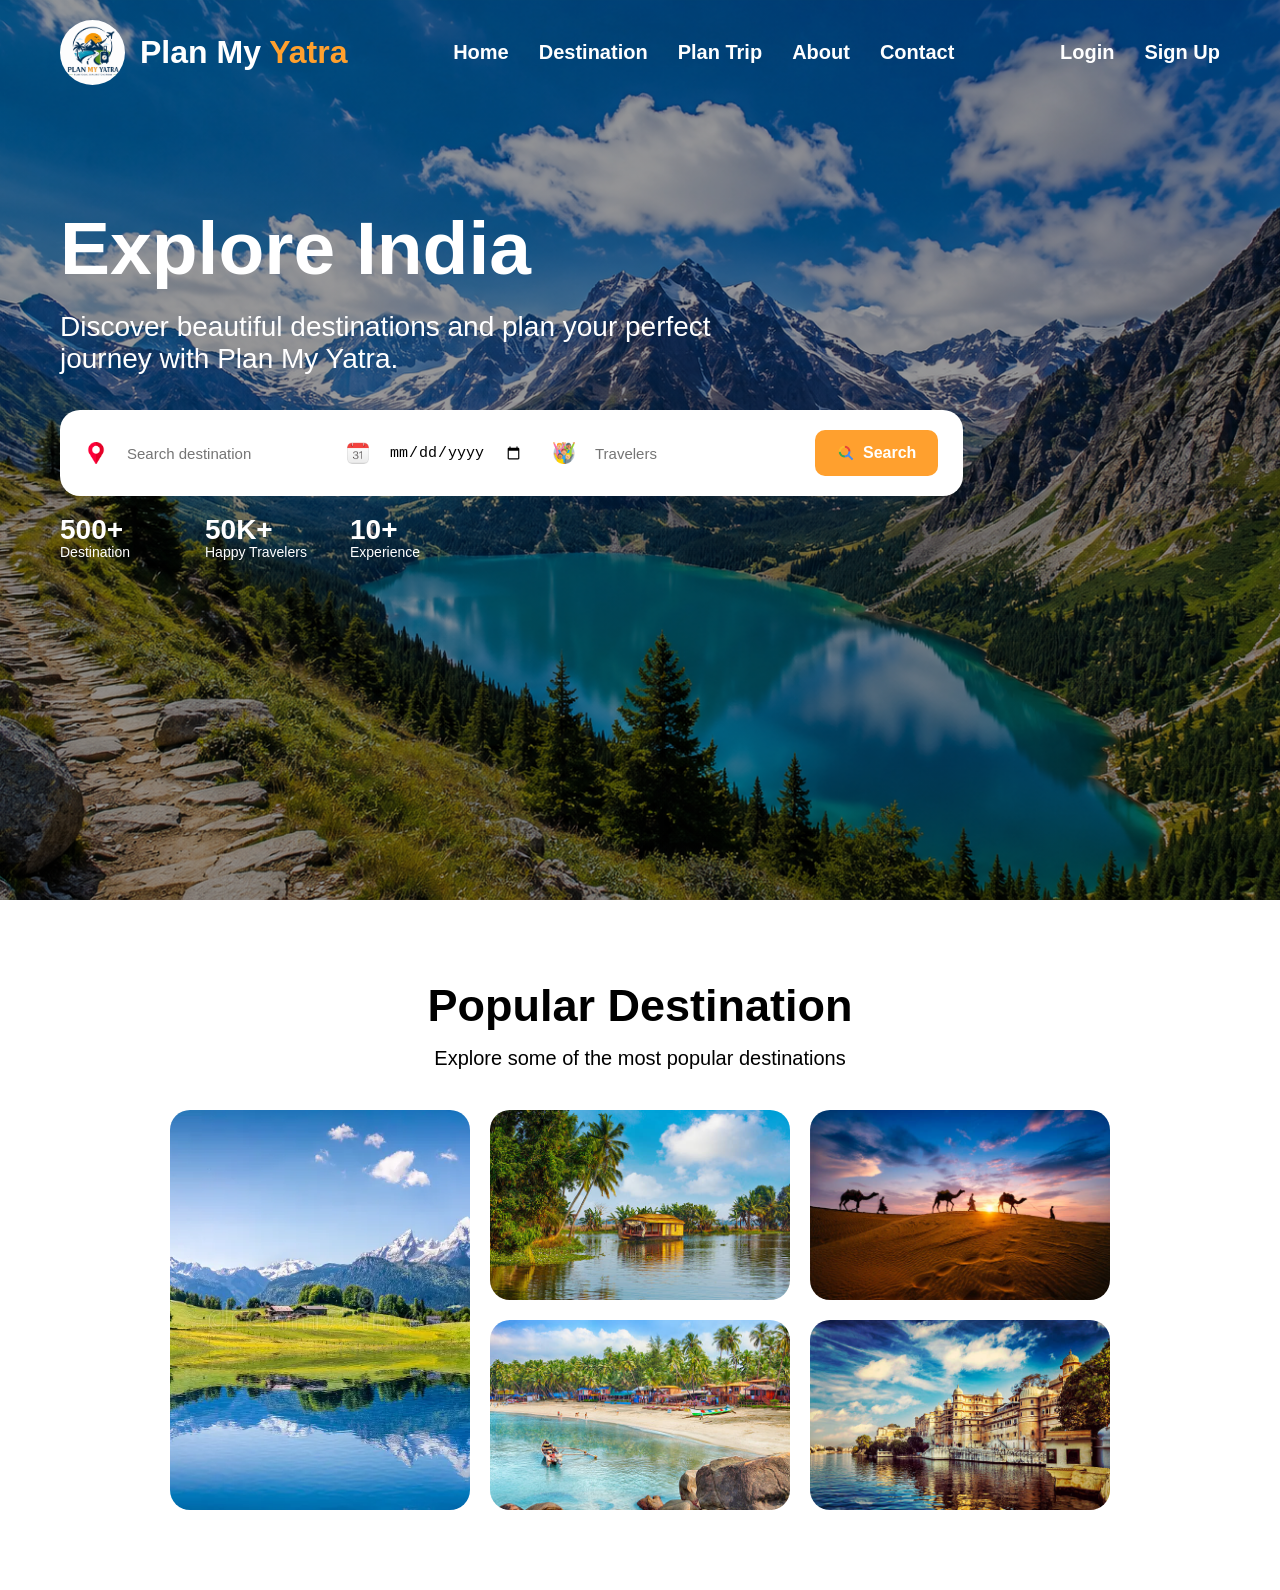
<file: index.html>
<!DOCTYPE html>
<html lang="en">
<head>
    <title>Plan My Yatra</title>
    <link rel="stylesheet" href="./CSS/home.css">
</head>
<body>

<div class="main-hero-section">

    <!-- Navbar -->
    <div class="navbar">
        <div class="logo-section">
            <img src="./images/main-logo.png" class="logo">
            <h1>Plan My <span>Yatra</span></h1>
        </div>

        <div class="nav-links">
            <a href="#">Home</a>
            <a href="#">Destination</a>
            <a href="#">Plan Trip</a>
            <a href="#">About</a>
            <a href="#">Contact</a>
        </div>

        <div class="login-links">
            <a href="#">Login</a>
            <a href="#">Sign Up</a>
        </div>
    </div>

    <!-- Hero Section -->
    <div class="hero-content">
        <h1>Explore India</h1>
        <p>Discover beautiful destinations and plan your perfect journey with Plan My Yatra.</p>

        <div class="search-box">

    <div class="search-item">
        <img src="./images/location.png" class="icon">
        <input type="text" placeholder="Search destination">
    </div>

    <div class="search-item">
        <img src="./images/date.png" class="icon">
        <input type="date">
    </div>

    <div class="search-item">
        <img src="./images/people.png" class="icon">
        <input type="number" placeholder="Travelers">
    </div>

    <button>
        <img src="./images/search.png" class="search-icon">
        Search
    </button>

</div>
       <div class="stats">
    <div class="stat-item">
        <h2>500+</h2>
        <p>Destination</p>
    </div>

    <div class="stat-item">
        <h2>50K+</h2>
        <p>Happy Travelers</p>
    </div>

    <div class="stat-item">
        <h2>10+</h2>
        <p>Experience</p>
    </div>
</div>
    </div>

</div>

<!-- Popular Destination -->
<section class="destination-section">
    <h1>Popular Destination</h1>
    <p>Explore some of the most popular destinations</p>

    <div class="destination-grid">

        <div class="card big" style="background-image:url('./images/mountain.webp');"></div>

        <div class="column">
            <div class="card small" style="background-image:url('./images/kerala.jpg');"></div>
            <div class="card small" style="background-image:url('./images/gova.jpg');"></div>
        </div>

        <div class="column">
            <div class="card small" style="background-image:url('./images/rajastan.jpg');"></div>
            <div class="card small" style="background-image:url('./images/udaipur.jpg');"></div>
        </div>

    </div>
</section>
</body>
</html>
</file>
<file: CSS/home.css>
*{
    margin: 0;
    padding: 0;
    box-sizing: border-box;
}

body{
    font-family: Arial, sans-serif;
    overflow-x: hidden;
}

/* HERO SECTION */
.main-hero-section{
    width: 100%;
    min-height: 100vh;
    background:
    linear-gradient(rgba(0,0,0,0.4), rgba(0,0,0,0.4)),
    url("../images/bg-img.png");
    background-size: cover;
    background-position: center;
    background-repeat: no-repeat;
}

/* NAVBAR */
.navbar{
    display: flex;
    justify-content: space-between;
    align-items: center;
    padding: 20px 60px;
}

.logo-section{
    display: flex;
    align-items: center;
    gap: 15px;
}

.logo{
    width: 65px;
    height: 65px;
    border-radius: 50%;
}

.logo-section h1{
    color: white;
    font-size: 32px;
    font-weight: bold;
}

.logo-section span{
    color: #FFA02E;
}

/* NAV LINKS */
.nav-links,
.login-links{
    display: flex;
    gap: 30px;
}

.nav-links a,
.login-links a{
    text-decoration: none;
    color: white;
    font-size: 20px;
    font-weight: bold;
}

.nav-links a:hover,
.login-links a:hover{
    color: #FFA02E;
}

/* HERO CONTENT */
.hero-content{
    padding: 100px 60px;
    color: white;
}

.hero-content h1{
    font-size: 75px;
    margin-bottom: 20px;
}

.hero-content p{
    font-size: 28px;
    width: 700px;
    margin-bottom: 35px;
}

/* SEARCH BOX */
.search-box{
    display: flex;
    align-items: center;
    gap: 20px;
    background: white;
    padding: 20px 25px;
    border-radius: 20px;
    width: fit-content;
}

.search-item{
    display: flex;
    align-items: center;
    gap: 10px;
}

.icon{
    width: 22px;
    height: 22px;
}

.search-box input{
    border: none;
    outline: none;
    padding: 10px;
    font-size: 15px;
}

.search-box button{
    display: flex;
    align-items: center;
    gap: 8px;
    padding: 14px 22px;
    background: #FFA02E;
    color: white;
    border: none;
    border-radius: 10px;
    cursor: pointer;
    font-weight: bold;
    font-size: 16px;
}

.search-icon{
    width: 18px;
    height: 18px;
}

/* STATS */
.stats{
    display: flex;
    gap: 25px;
    margin-top: 20px;
    width: fit-content;
}

.stat-item{
    display: flex;
    flex-direction: column;
    align-items: flex-start;
    min-width: 120px;
}

.stat-item h2{
    font-size: 28px;
    color: white;
    margin: 0;
    padding: 0;
    line-height: 1;
}

.stat-item p{
    font-size: 14px;
    color: white;
    margin: 0;
    padding: 0;
    width: auto;
    line-height: 1.2;
}
/* DESTINATION SECTION */
.destination-section{
    padding: 80px;
    text-align: center;
}

.destination-section h1{
    font-size: 45px;
    margin-bottom: 15px;
}

.destination-section p{
    font-size: 20px;
    margin-bottom: 40px;
}

.destination-grid{
    display: flex;
    justify-content: center;
    gap: 20px;
    align-items: center;
}
.column{
    display: flex;
    flex-direction: column;
    gap: 20px;
}

.card{
    background-size: cover;
    background-position: center;
    border-radius: 20px;
}

.big{
    width: 300px;
    height: 400px;
}

.small{
    width: 300px;
    height: 190px;
}
</file>
